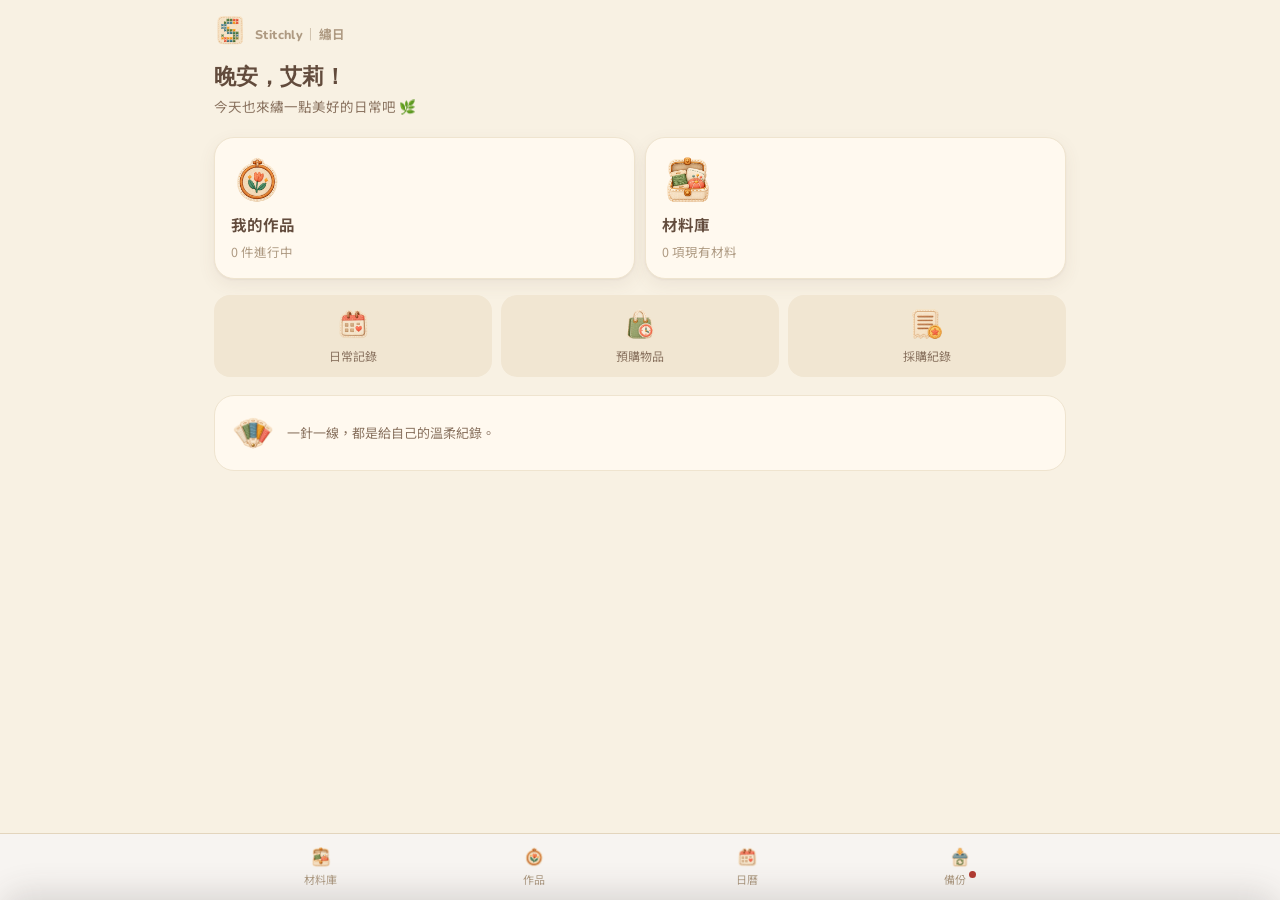
<file: index.html>
<!doctype html>
<html lang="zh-Hant">
<head>
<meta charset="utf-8">
<meta name="viewport" content="width=device-width, initial-scale=1, viewport-fit=cover, interactive-widget=resizes-content">
<meta name="apple-mobile-web-app-capable" content="yes">
<meta name="apple-mobile-web-app-title" content="繡日">
<meta name="theme-color" content="#F8F1E3">
<title>Stitchly｜繡日 · 首頁</title>
<link rel="preconnect" href="https://fonts.googleapis.com">
<link rel="stylesheet" href="https://fonts.googleapis.com/css2?family=Nunito:wght@800&family=Noto+Sans+TC:wght@400;500;600;700&display=swap">
<link rel="stylesheet" href="styles.css?v15">
<link rel="manifest" href="manifest.webmanifest">
</head>
<body>
<header><div class="wrap">
  <div class="brand"><a href="index.html"><img class="brandmark" src="assets/stitchly-logo.webp" alt="繡日"><h1><span class="b-en">Stitchly</span><span class="b-sep">｜</span><span class="b-zh">繡日</span></h1></a></div>
</div></header>
<main class="wrap" id="app"></main>
<script src="shared.js?v15"></script>
<script src="home.js?v15"></script>
</body>
</html>
</file>
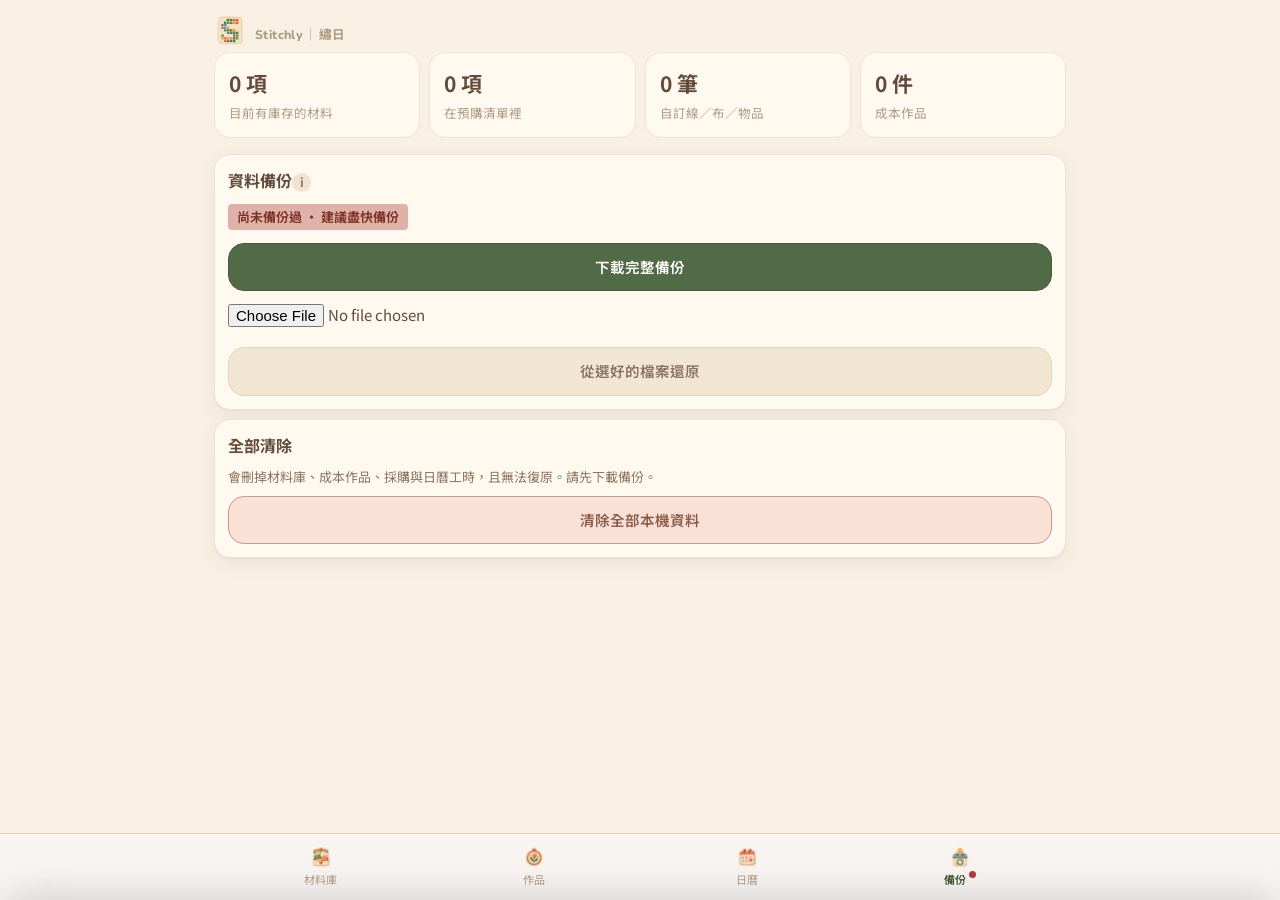
<file: backup.html>
<!doctype html>
<html lang="zh-Hant">
<head>
<meta charset="utf-8">
<meta name="viewport" content="width=device-width, initial-scale=1, viewport-fit=cover, interactive-widget=resizes-content">
<meta name="apple-mobile-web-app-capable" content="yes">
<meta name="apple-mobile-web-app-title" content="繡日">
<meta name="theme-color" content="#F8F1E3">
<title>Stitchly｜繡日 · 備份</title>
<link rel="preconnect" href="https://fonts.googleapis.com">
<link rel="stylesheet" href="https://fonts.googleapis.com/css2?family=Nunito:wght@800&family=Noto+Sans+TC:wght@400;500;600;700&display=swap">
<link rel="stylesheet" href="styles.css?v15">
<link rel="manifest" href="manifest.webmanifest">
</head>
<body>
<header><div class="wrap">
  <div class="brand"><a href="index.html"><img class="brandmark" src="assets/stitchly-logo.webp" alt="繡日"><h1><span class="b-en">Stitchly</span><span class="b-sep">｜</span><span class="b-zh">繡日</span></h1></a></div>
</div></header>
<main class="wrap" id="app"></main>
<div class="toast" id="toast"></div>
<script src="shared.js?v15"></script>
<script src="dmc.js?v15"></script>
<script src="backup.js?v15"></script>
</body>
</html>
</file>
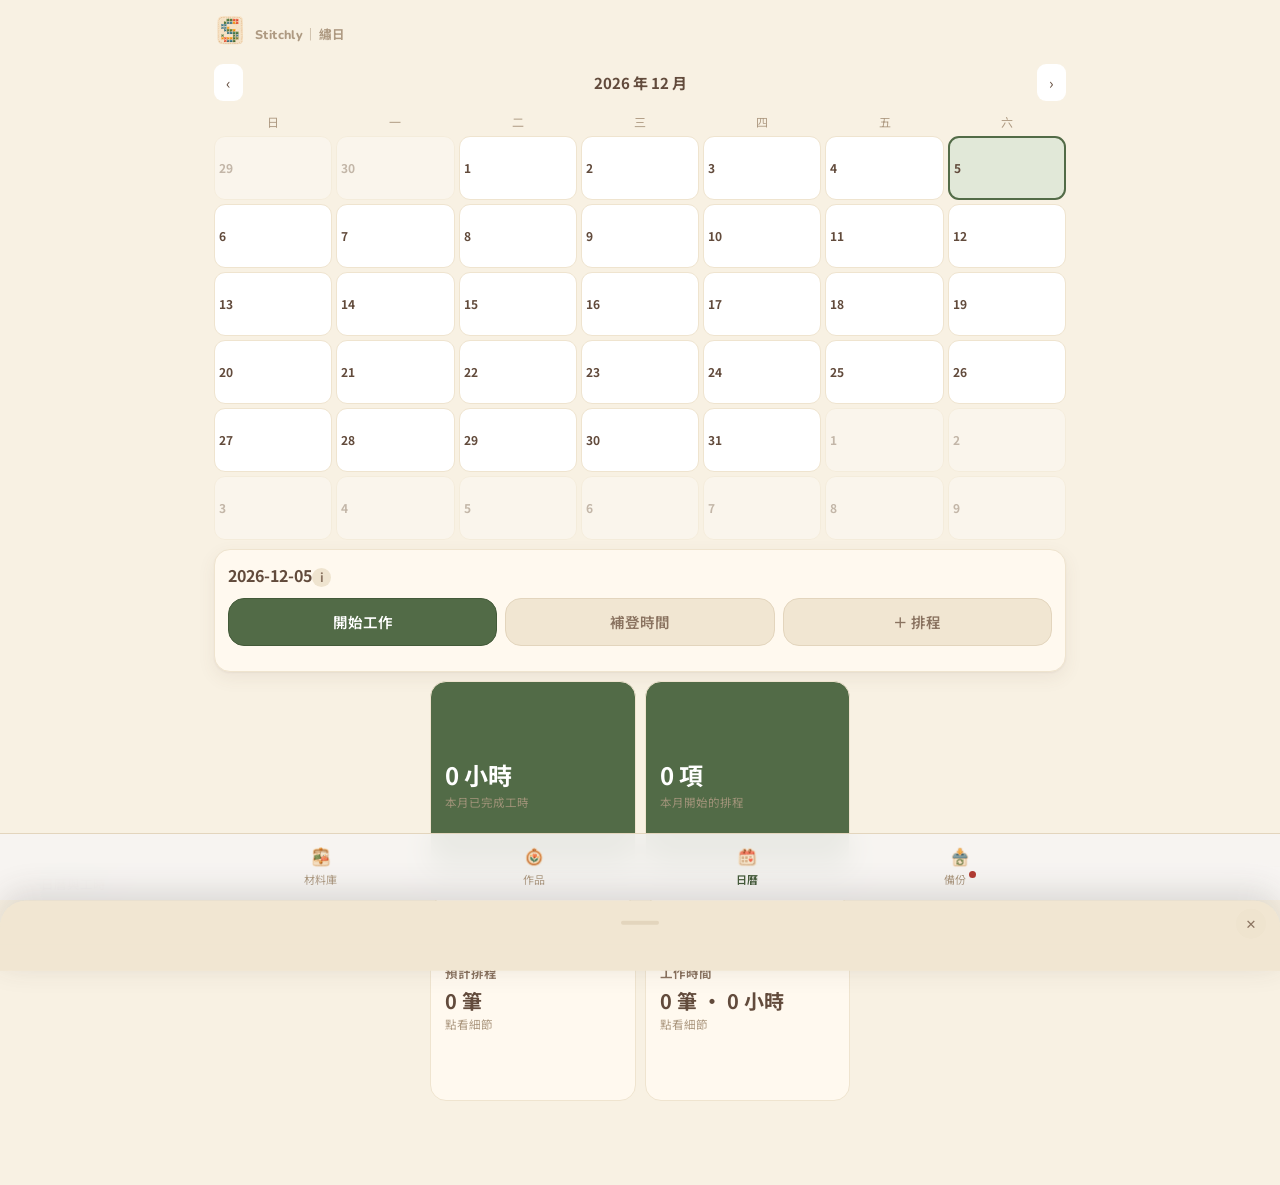
<file: calendar.html>
<!doctype html><html lang="zh-Hant"><head><meta charset="utf-8"><meta name="viewport" content="width=device-width, initial-scale=1, viewport-fit=cover, interactive-widget=resizes-content"><meta name="apple-mobile-web-app-capable" content="yes"><meta name="apple-mobile-web-app-title" content="繡日"><meta name="theme-color" content="#F8F1E3"><title>Stitchly｜繡日 · 日曆與工時</title>
<link rel="preconnect" href="https://fonts.googleapis.com">
<link rel="stylesheet" href="https://fonts.googleapis.com/css2?family=Nunito:wght@800&family=Noto+Sans+TC:wght@400;500;600;700&display=swap">
<link rel="stylesheet" href="styles.css?v15"><link rel="manifest" href="manifest.webmanifest"></head><body>
<header><div class="wrap"><div class="brand"><a href="index.html"><img class="brandmark" src="assets/stitchly-logo.webp" alt="繡日"><h1><span class="b-en">Stitchly</span><span class="b-sep">｜</span><span class="b-zh">繡日</span></h1></a></div></div></header>
<main class="wrap" id="app"></main><dialog id="editor" class="editor"><form id="entryForm"></form></dialog><div id="notice" class="toast"></div>
<div class="mscrim" id="mscrim"></div><div class="modal" id="modal"><div id="modalBody"></div></div>
<script src="shared.js?v15"></script><script src="calendar.js?v15"></script></body></html>
</file>
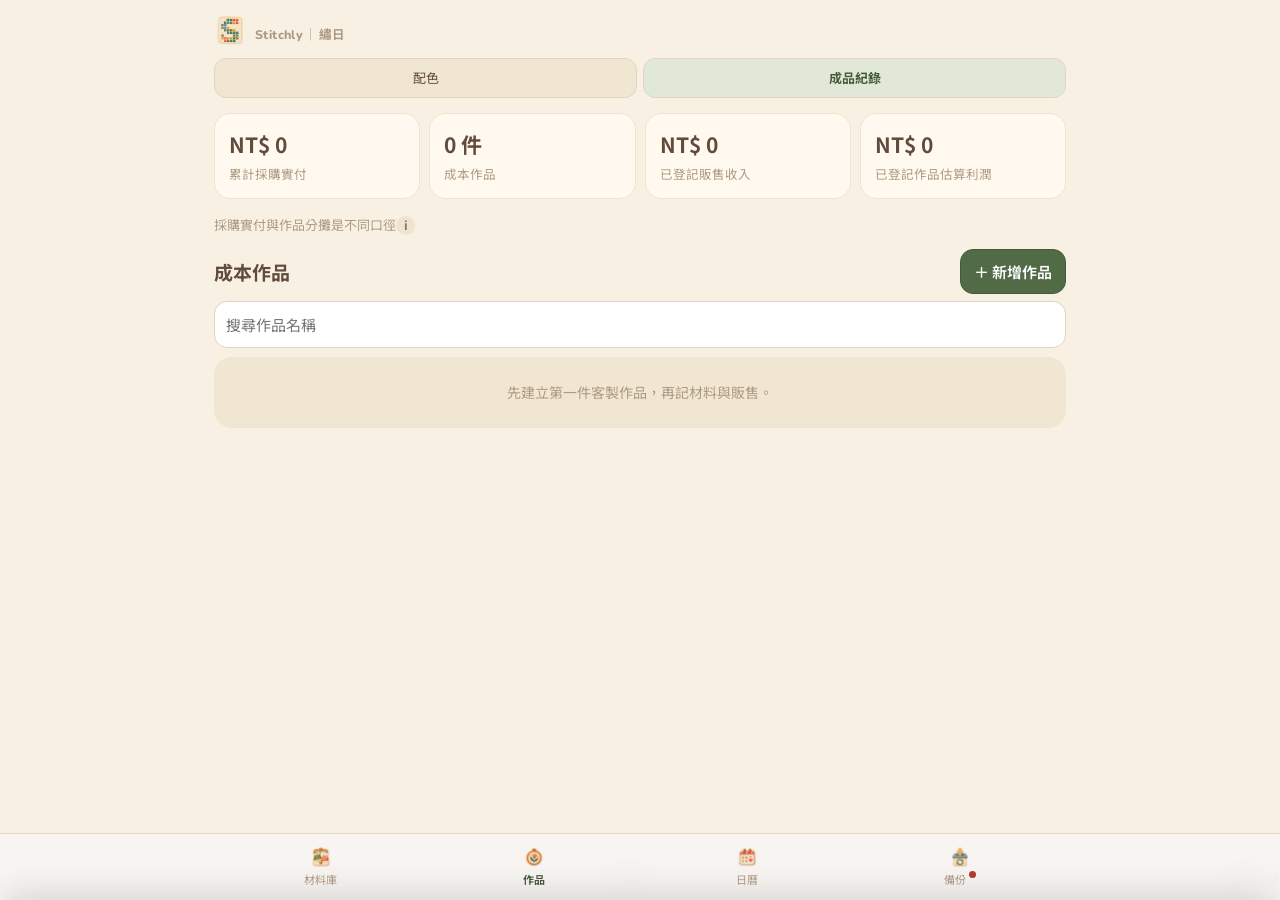
<file: cost.html>
<!doctype html><html lang="zh-Hant"><head><meta charset="utf-8"><meta name="viewport" content="width=device-width, initial-scale=1, viewport-fit=cover, interactive-widget=resizes-content"><meta name="apple-mobile-web-app-capable" content="yes"><meta name="apple-mobile-web-app-title" content="繡日"><meta name="theme-color" content="#F8F1E3"><title>Stitchly｜繡日 · 作品與採購</title>
<link rel="preconnect" href="https://fonts.googleapis.com">
<link rel="stylesheet" href="https://fonts.googleapis.com/css2?family=Nunito:wght@800&family=Noto+Sans+TC:wght@400;500;600;700&display=swap">
<link rel="stylesheet" href="styles.css?v15"><link rel="manifest" href="manifest.webmanifest"></head><body>
<header><div class="wrap"><div class="brand"><a href="index.html"><img class="brandmark" src="assets/stitchly-logo.webp" alt="繡日"><h1><span class="b-en">Stitchly</span><span class="b-sep">｜</span><span class="b-zh">繡日</span></h1></a></div></div></header>
<main class="wrap" id="app"></main><dialog id="editor" class="editor"><form id="entryForm" method="dialog"></form></dialog><div id="notice" class="toast"></div>
<script src="shared.js?v15"></script><script src="dmc.js?v15"></script><script src="cost.js?v15"></script></body></html>
</file>
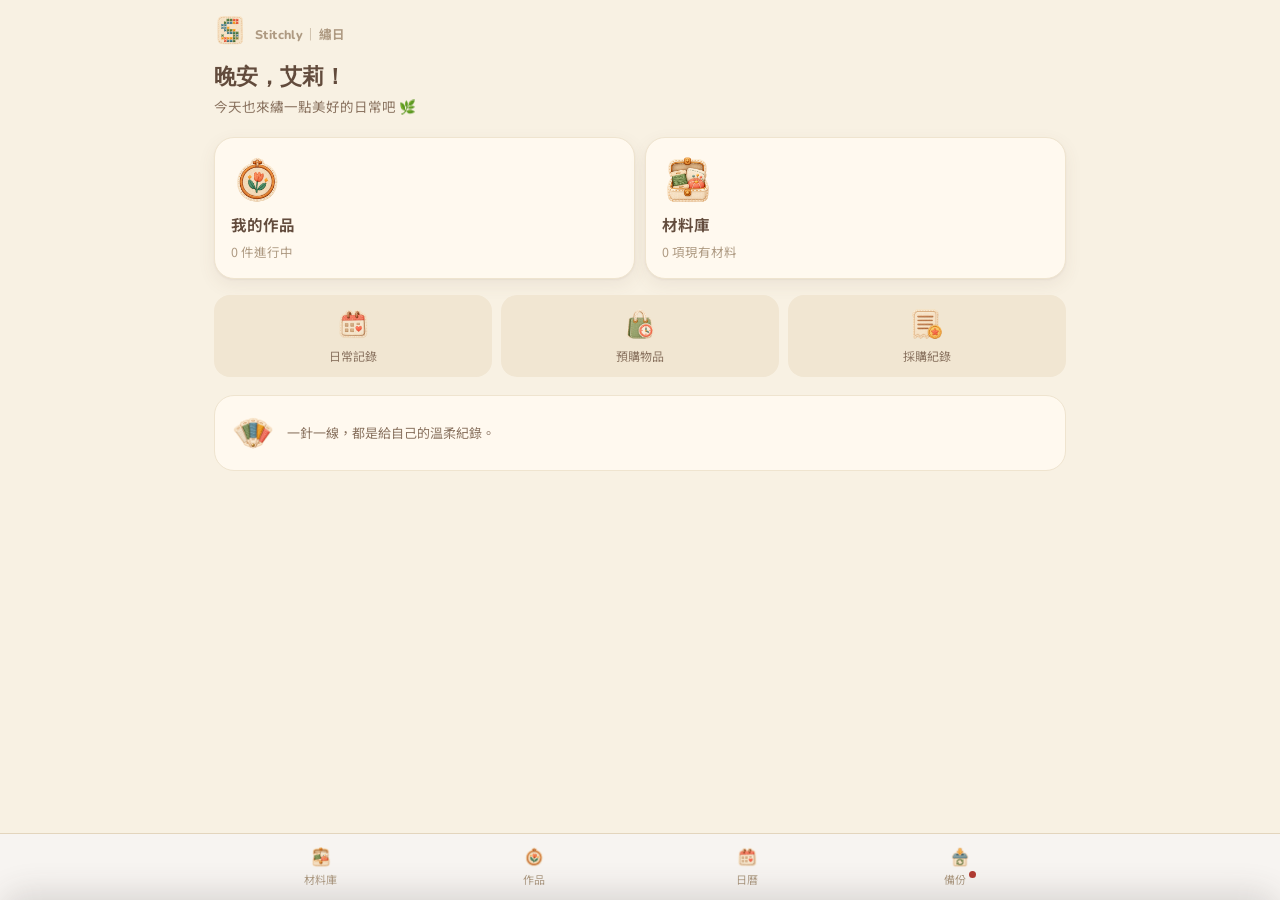
<file: home.html>
<!doctype html>
<html lang="zh-Hant">
<head>
<meta charset="utf-8">
<title>Stitchly｜繡日</title>
<meta http-equiv="refresh" content="0; url=index.html">
<link rel="canonical" href="index.html">
<script>location.replace('index.html');</script>
</head>
<body>
<p>正在前往 <a href="index.html">首頁</a>…</p>
</body>
</html>
</file>
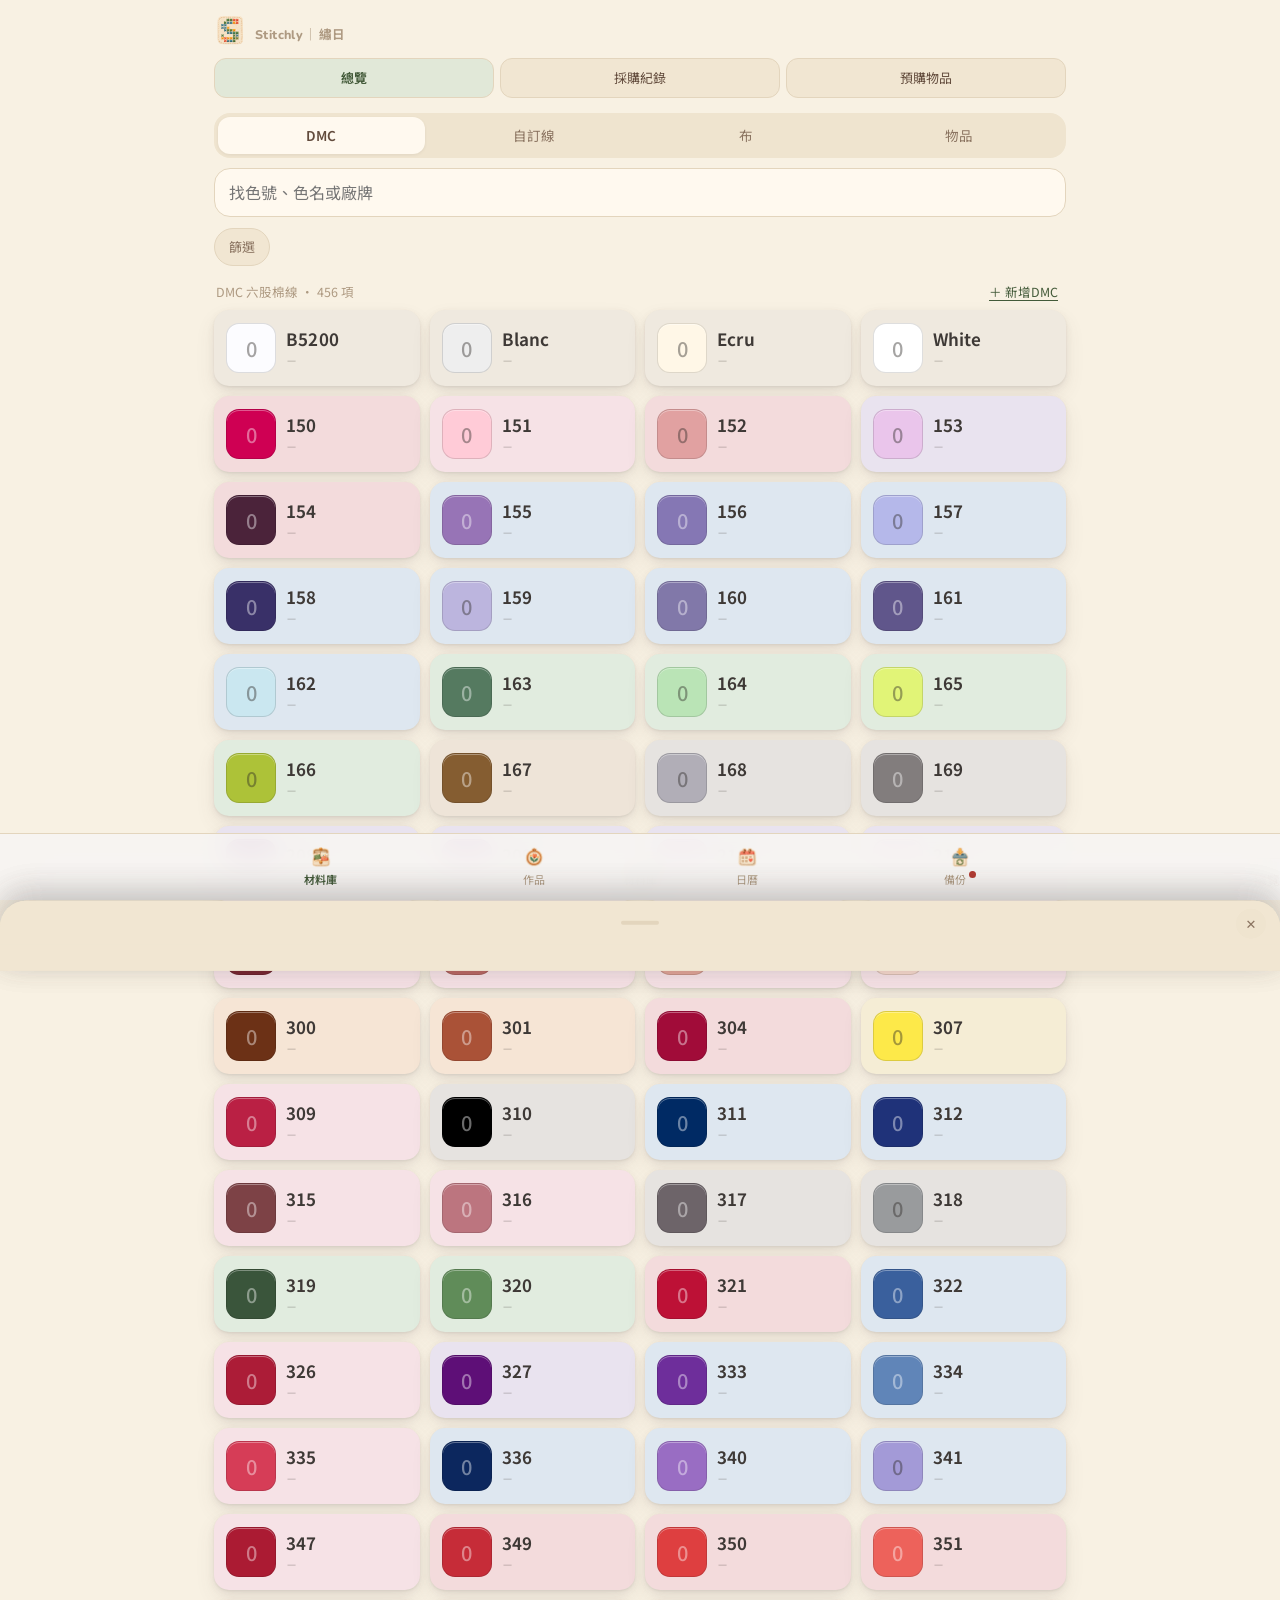
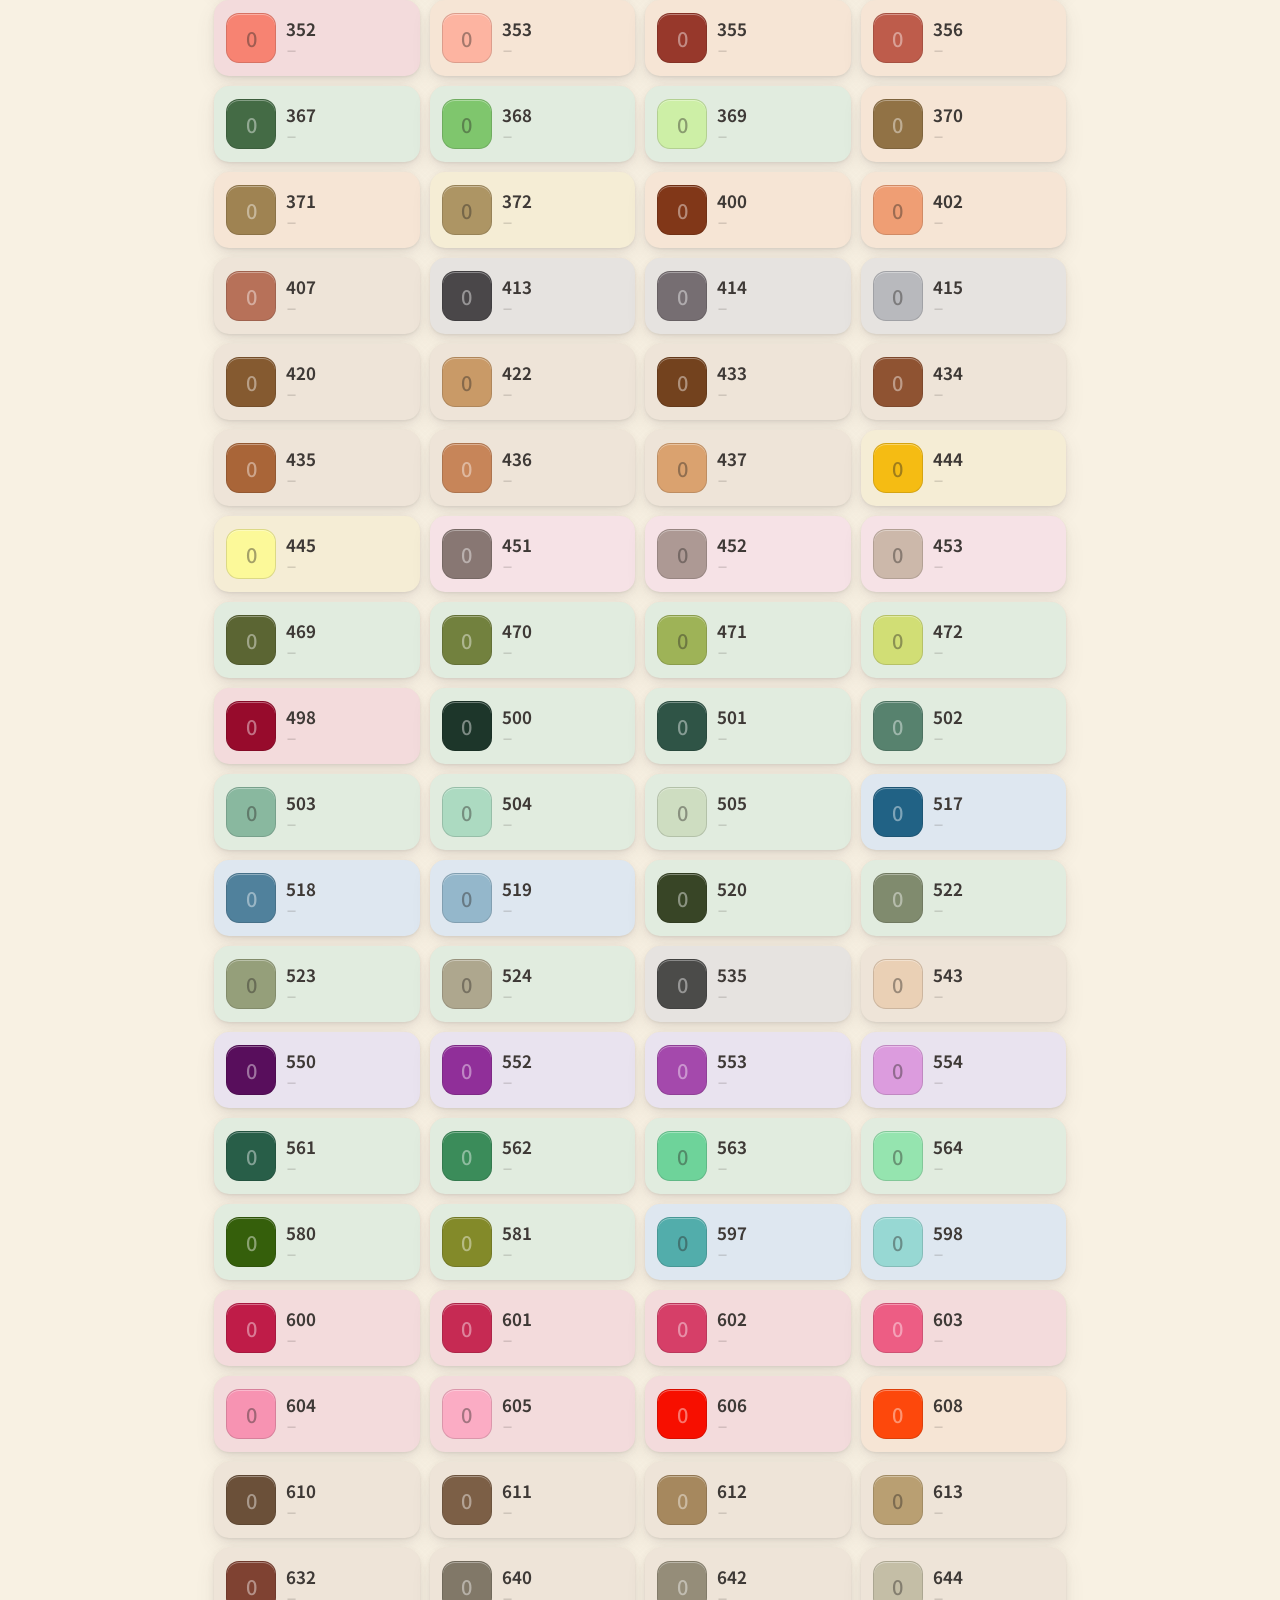
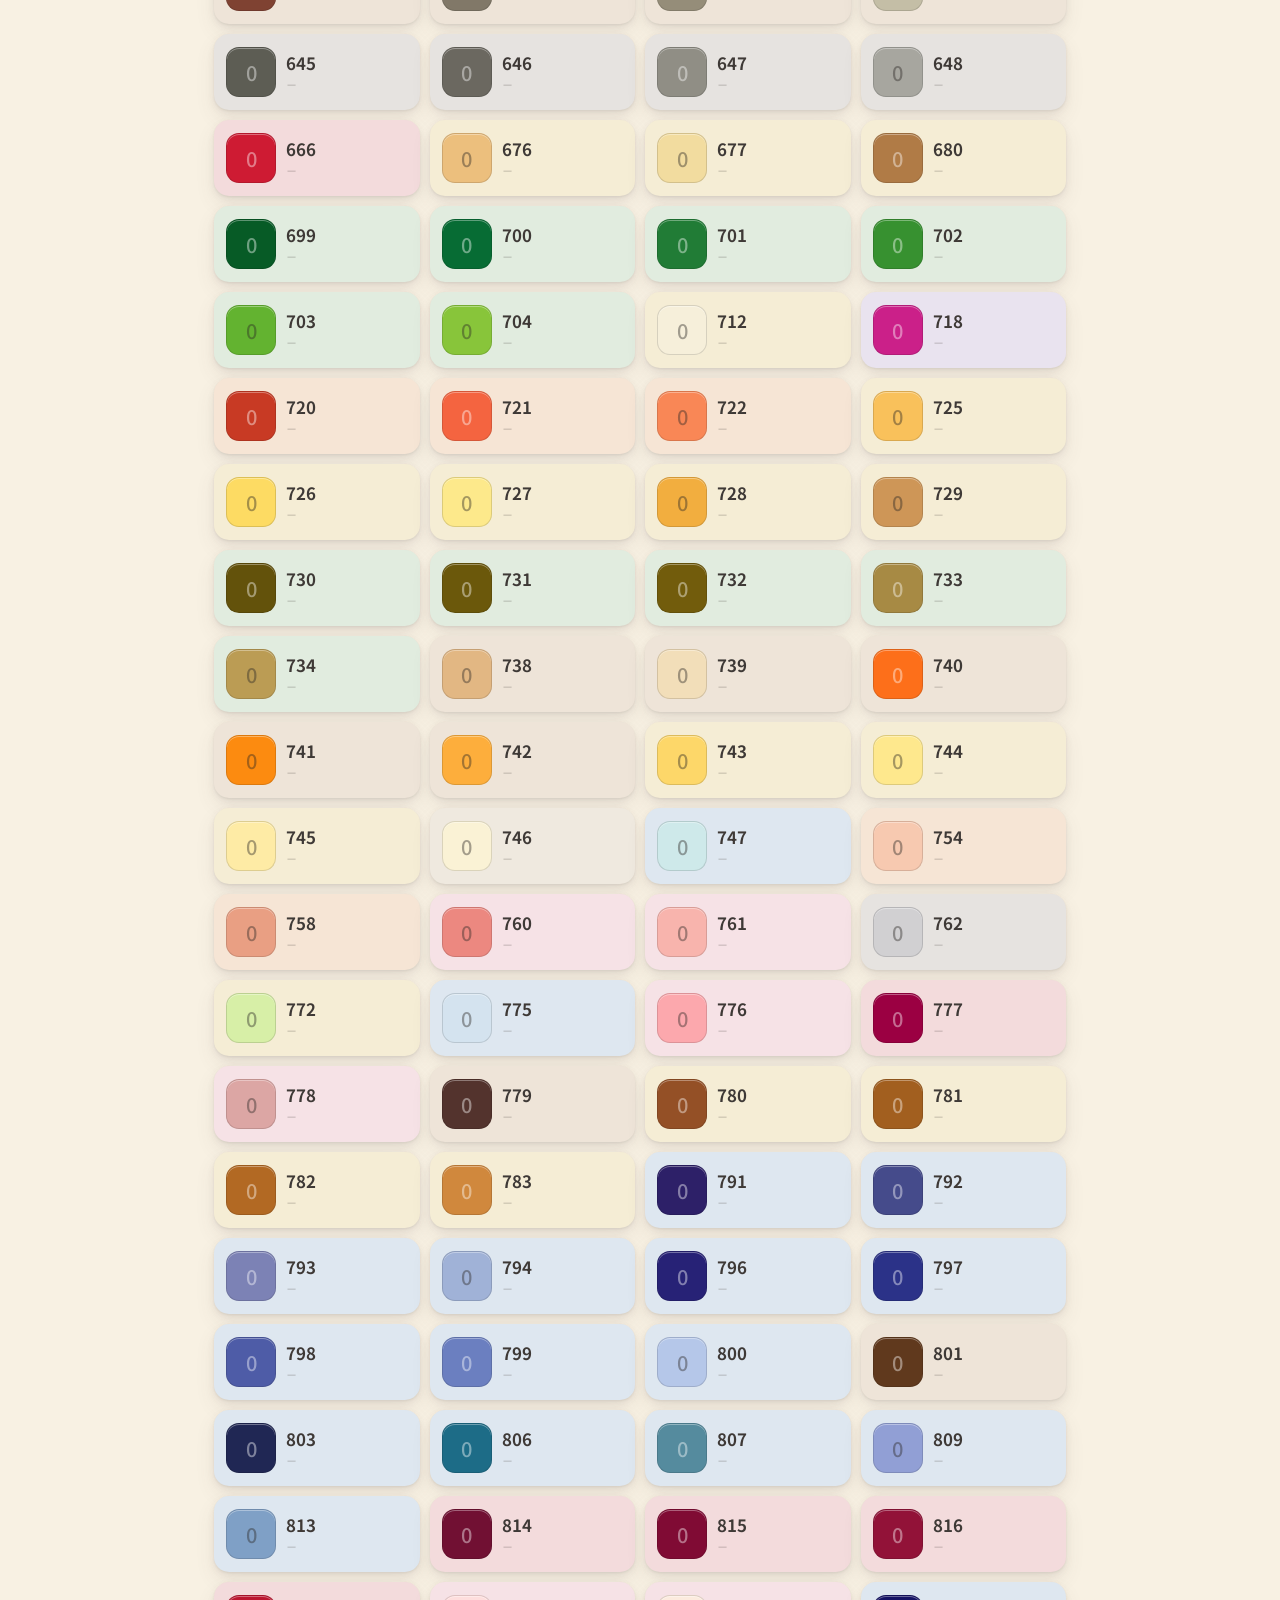
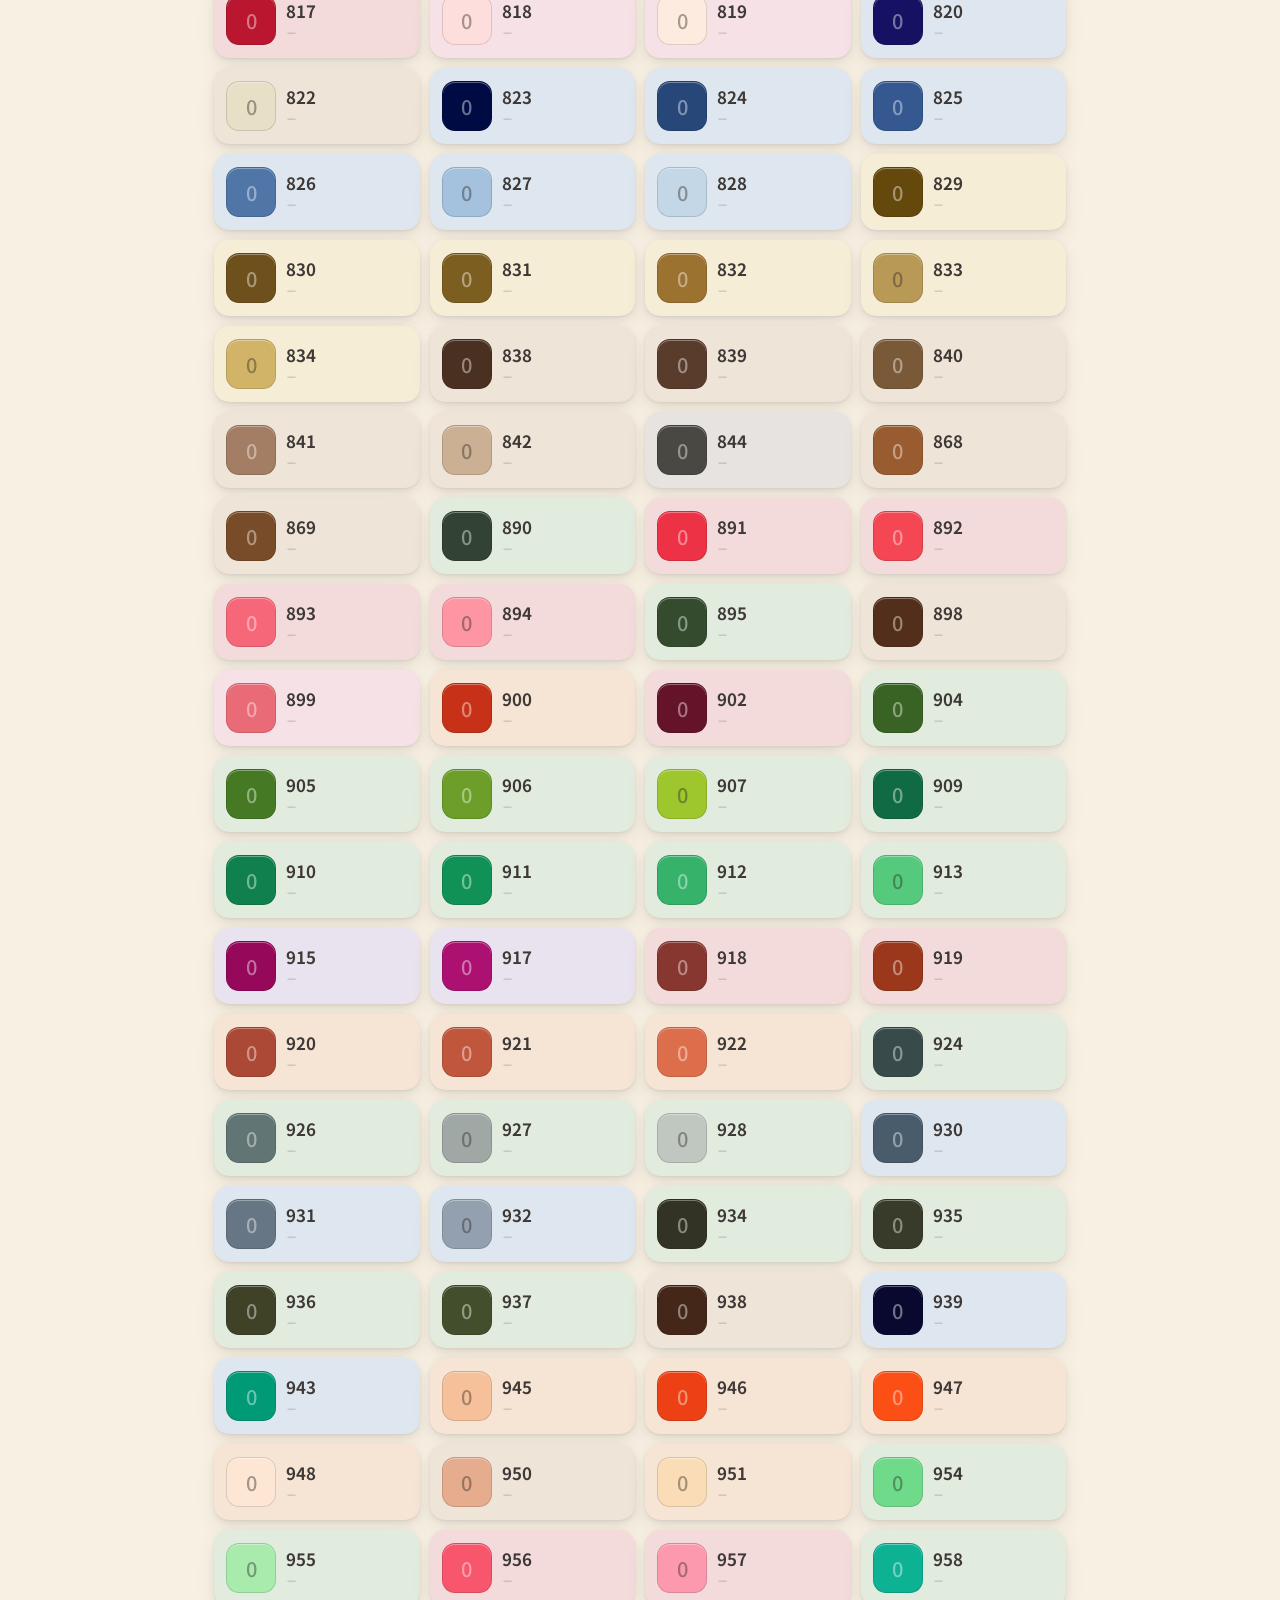
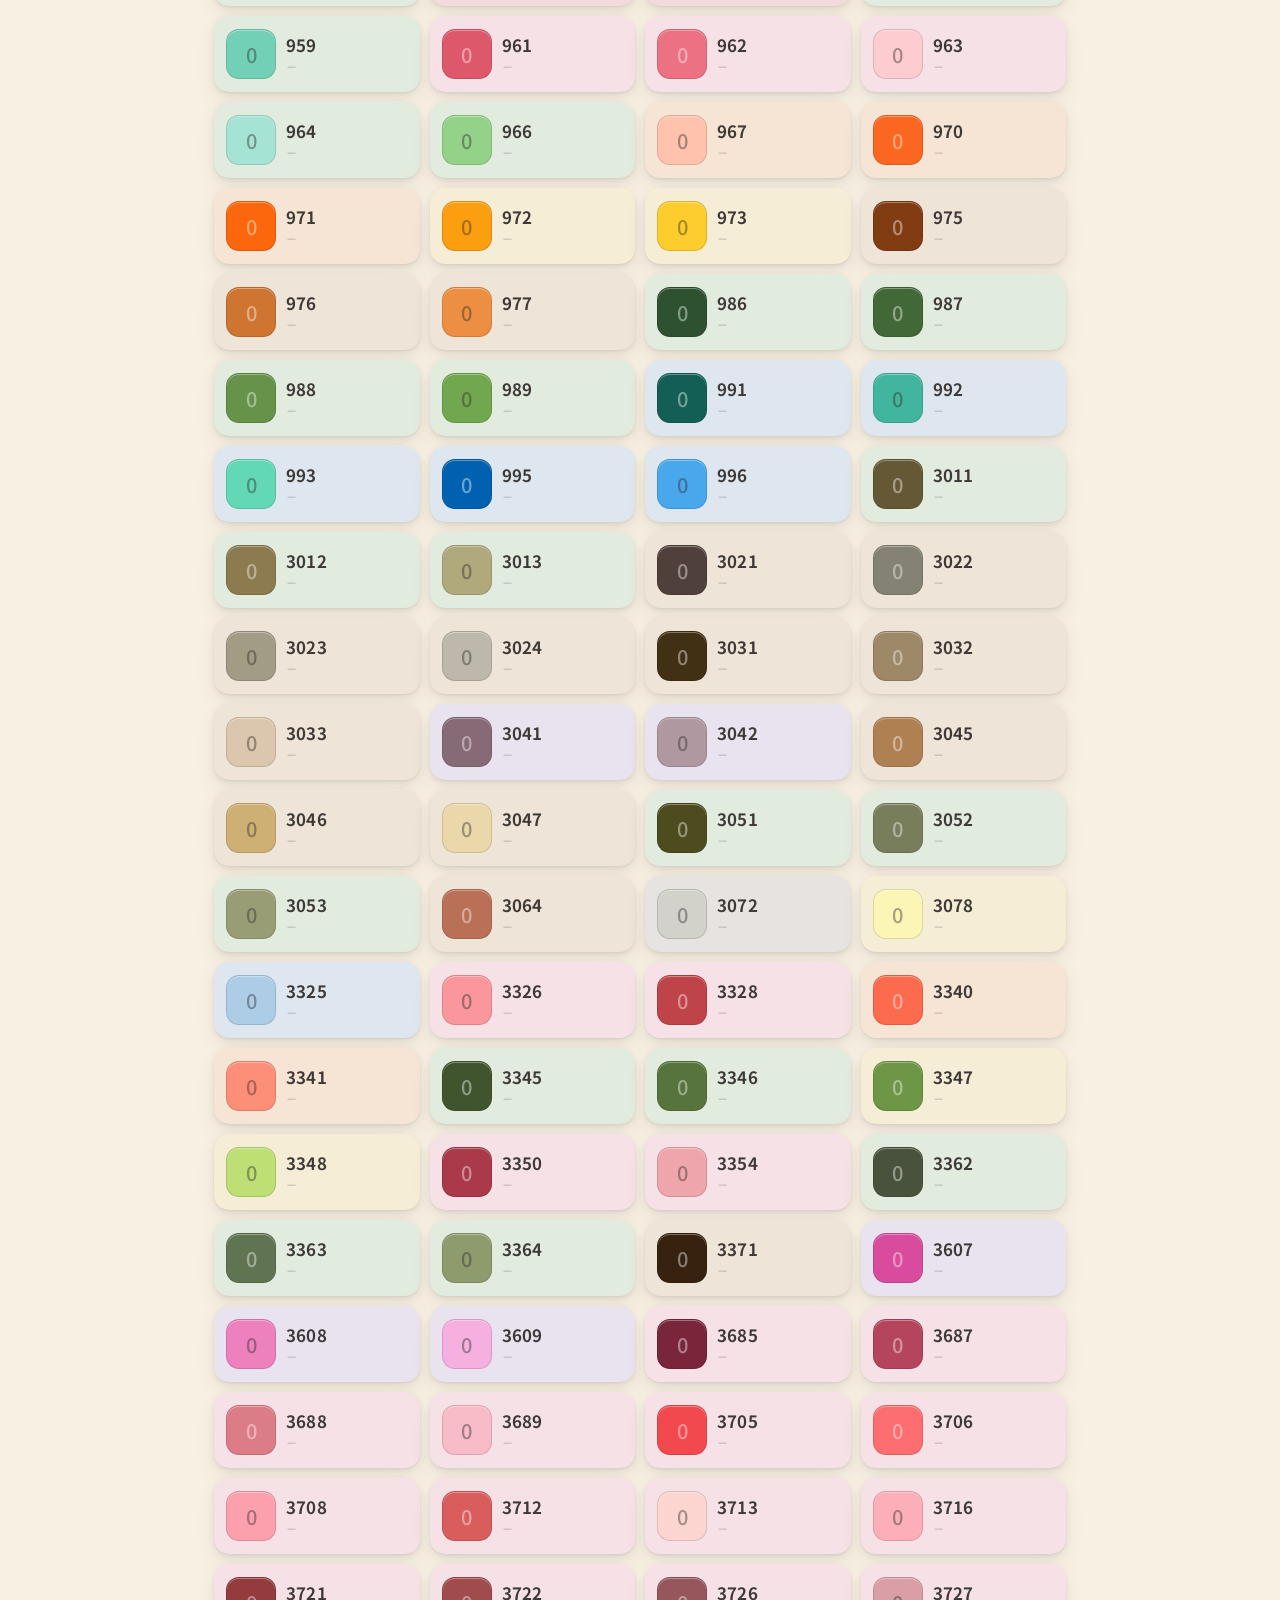
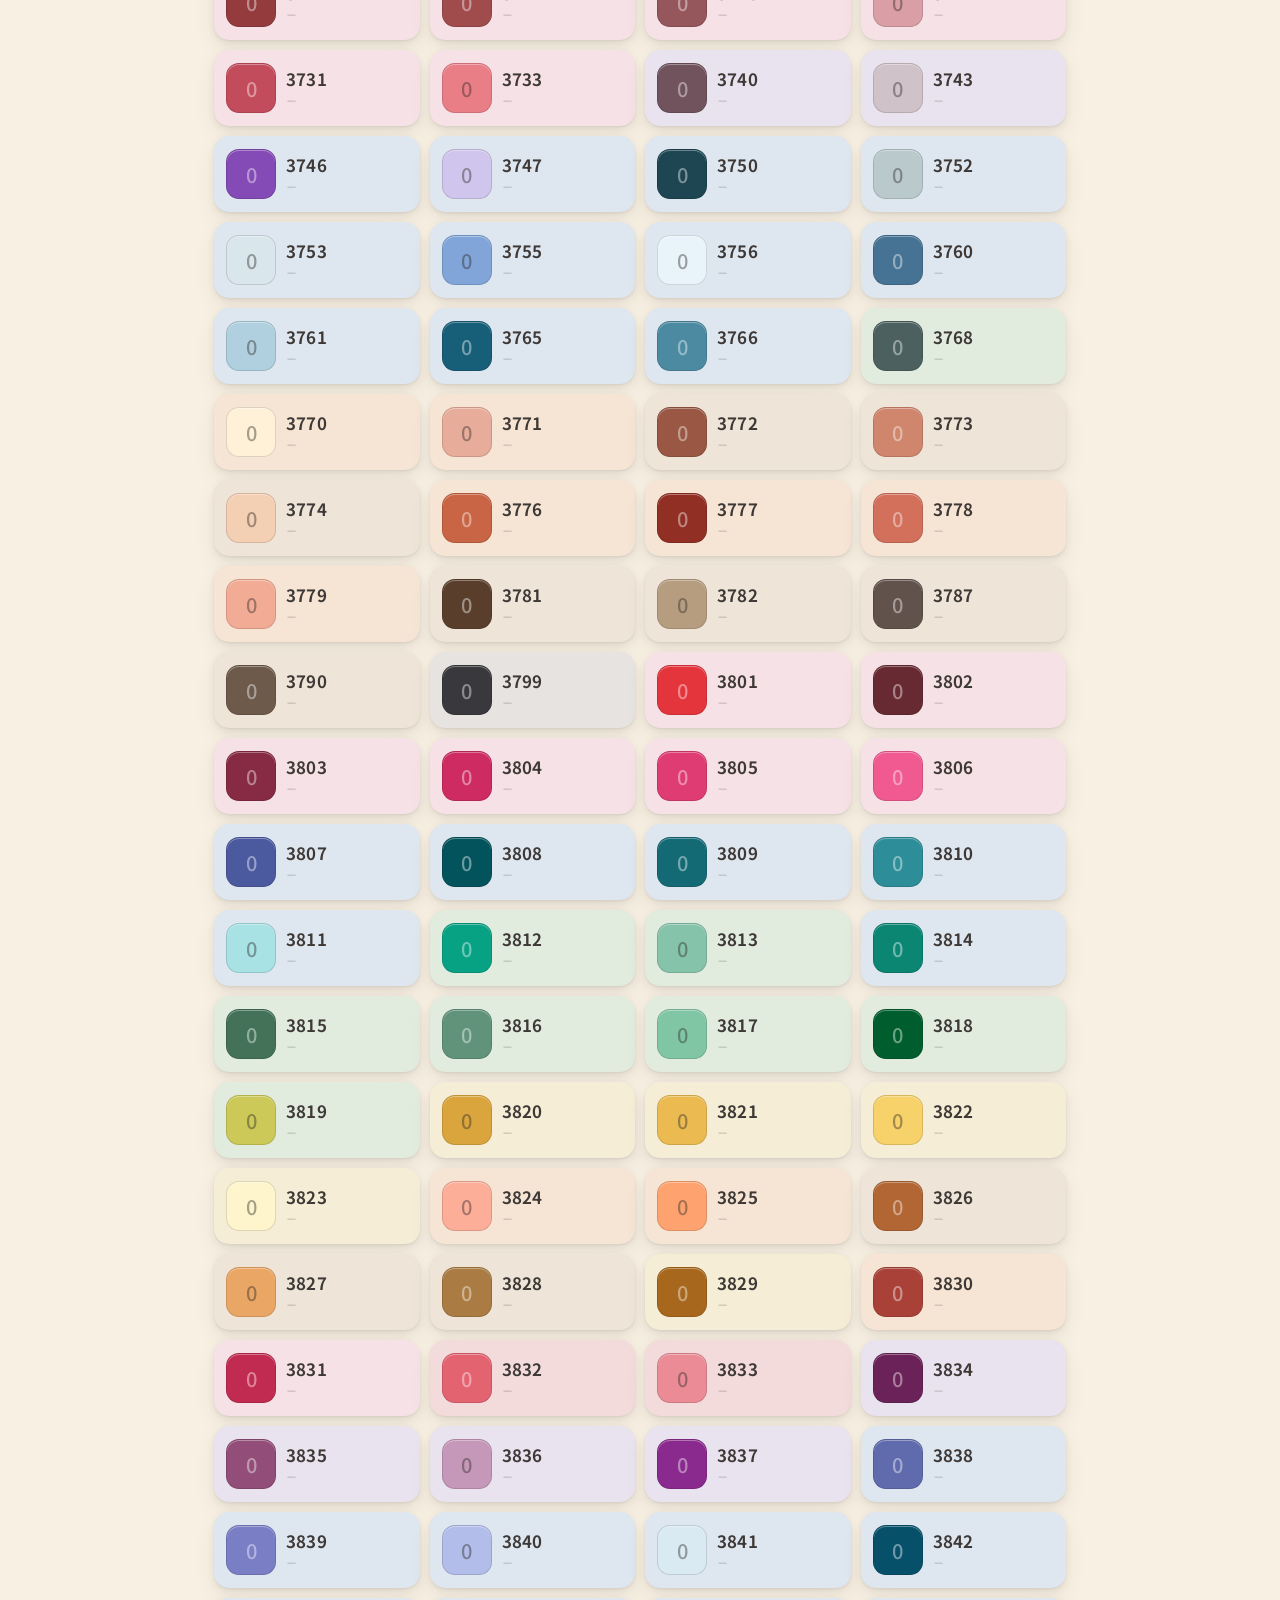
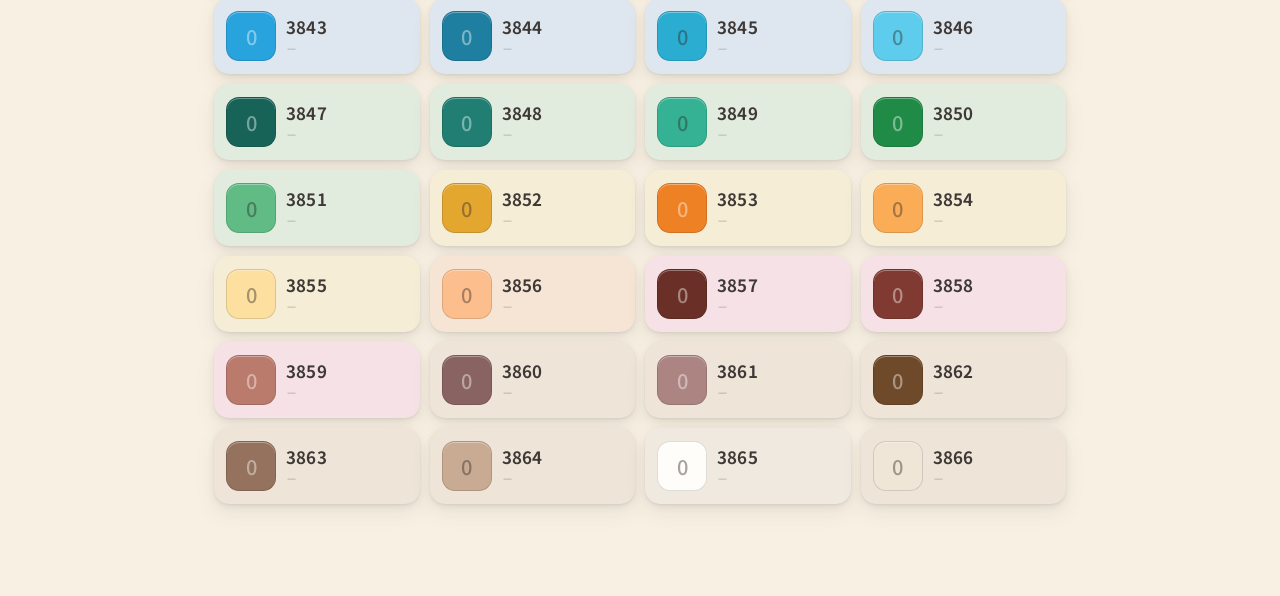
<file: shelf.html>
<!DOCTYPE html>
<html lang="zh-Hant">
<head>
<meta charset="utf-8">
<meta name="viewport" content="width=device-width, initial-scale=1, viewport-fit=cover, interactive-widget=resizes-content">
<meta name="apple-mobile-web-app-capable" content="yes">
<meta name="apple-mobile-web-app-status-bar-style" content="default">
<meta name="apple-mobile-web-app-title" content="繡日">
<meta name="theme-color" content="#F8F1E3">
<title>Stitchly｜繡日 · 材料庫</title>
<link rel="preconnect" href="https://fonts.googleapis.com">
<link rel="stylesheet" href="https://fonts.googleapis.com/css2?family=Nunito:wght@800&family=Noto+Sans+TC:wght@400;500;600;700&display=swap">
<link rel="stylesheet" href="styles.css?v15"><link rel="manifest" href="manifest.webmanifest">
</head>
<body>
<header><div class="wrap">
  <div class="brand"><a href="index.html"><img class="brandmark" src="assets/stitchly-logo.webp" alt="繡日"><h1><span class="b-en">Stitchly</span><span class="b-sep">｜</span><span class="b-zh">繡日</span></h1></a></div>
</div></header>

<main class="wrap" id="main"></main>

<div class="scrim" id="scrim"></div>
<div class="sheet" id="sheet">
  <div class="sheethead"><span class="grab"></span><button class="xbtn" id="closeSheet" aria-label="關閉">✕</button></div>
  <div class="inner" id="sheetBody"></div>
</div>
<div class="mscrim" id="mscrim"></div>
<div class="modal" id="modal"><div id="modalBody"></div></div>
<dialog id="editor" class="editor"><form id="entryForm" method="dialog"></form></dialog>
<div class="toast" id="toast"></div>
<script src="shared.js?v15"></script>
<script src="dmc.js?v15"></script>
<script src="thread.js?v15"></script>
</body>
</html>
</file>
<file: styles.css>
:root{
  --bg:#F8F1E3; --surface:#F1E6D2; --card:#FFF9EF;
  --ink:#624B3C; --ink-soft:#8A7360; --muted:#AE9A82;
  --line:#E3D5BD; --line-soft:#EFE4CF;
  --sage:#526B47; --sage-deep:#435A39; --sage-pale:#E1E8D8;
  --clay:#E58B6C; --clay-pale:#FAE1D5;
  --dusk:#729FA8;
  --r-lg:20px; --r-md:16px; --r-sm:11px;
  --shadow:0 1px 2px rgba(98,75,60,.06), 0 6px 18px rgba(98,75,60,.08);
  --st-brand-font:'Nunito','Arial Rounded MT Bold',sans-serif;
  --st-body-font:'Noto Sans TC','PingFang TC','Microsoft JhengHei',sans-serif;
  --pill-bg:#E8D9A8; --pill-text:#71581F;
  --pill-warn-bg:#DFB2A9; --pill-warn-text:#7E3327;
}
*{box-sizing:border-box;-webkit-tap-highlight-color:transparent}
html{background-color:#F8F1E3}
html,body{margin:0;padding:0}
body::before{
  content:"";position:fixed;top:-10vh;left:0;right:0;bottom:-10vh;
  background-color:#F8F1E3;z-index:-1;pointer-events:none;
}
body{
  background:var(--bg); color:var(--ink);
  font-family:var(--st-body-font),-apple-system,BlinkMacSystemFont,"PingFang TC","Microsoft JhengHei",system-ui,sans-serif;
  font-size:15px; line-height:1.55;
  padding-bottom:calc(84px + env(safe-area-inset-bottom));
  -webkit-font-smoothing:antialiased;
}
button{font:inherit;color:inherit;border:none;background:none;cursor:pointer}
input,select,textarea{font:inherit;color:inherit}

.wrap{max-width:880px;margin:0 auto;padding:0 14px}

/* ---------- 頂部 ---------- */
header{padding:calc(14px + env(safe-area-inset-top)) 0 6px}
header .wrap{display:flex;flex-direction:column;gap:3px}
.brand{display:flex;align-items:center;gap:9px}
.brand a{display:contents;color:inherit;text-decoration:none}
.brand .brandmark{width:32px;height:32px;object-fit:contain;flex:0 0 auto}
.brand h1{margin:0;font-size:20px;font-weight:650;letter-spacing:.02em}
.brand h1 .b-en{font-family:var(--st-brand-font);font-weight:800}
.brand h1 .b-sep{color:var(--muted);font-weight:400;margin:0 1px}
.brand h1 .b-zh{font-family:var(--st-body-font);font-weight:700}
.brand span{font-size:12.5px;color:var(--muted)}
.crumbnav{margin-left:41px;font-size:12.5px;color:var(--muted);display:flex;align-items:center;flex-wrap:wrap}
.crumbnav a{color:var(--sage-deep);text-decoration:none;font-weight:600}
.crumbnav .sep{margin:0 5px;color:var(--muted)}
.crumbnav .cur{color:var(--ink-soft)}

.kinds{display:flex;gap:6px;margin:13px 0 10px;background:var(--line-soft);padding:4px;border-radius:var(--r-md)}
.kinds button{flex:1;padding:8px 4px;border-radius:12px;font-size:13.5px;color:var(--ink-soft);transition:background .15s,color .15s}
.kinds button[aria-selected="true"]{background:var(--card);color:var(--ink);font-weight:600;box-shadow:0 1px 3px rgba(62,57,54,.08)}

.searchrow{display:flex;gap:8px;align-items:center}
.search{flex:1;position:relative}
.search input{
  width:100%;padding:11px 36px 11px 14px;border-radius:var(--r-md);
  border:1px solid var(--line);background:var(--card);font-size:16px;outline:none;
}
.search input:focus{border-color:var(--sage)}
.search .clr{position:absolute;right:6px;top:50%;transform:translateY(-50%);width:26px;height:26px;border-radius:50%;color:var(--muted);font-size:15px}

.count{padding:12px 2px 8px;font-size:12.5px;color:var(--muted);display:flex;justify-content:space-between;align-items:center}
.count button{font-size:12.5px;color:var(--sage-deep);text-decoration:underline;text-underline-offset:3px}

/* ---------- 色卡（整張淡底＋色票） ---------- */
.capgrid{display:grid;grid-template-columns:repeat(2,1fr);gap:9px;padding-bottom:8px}
.cap{
  display:flex;align-items:center;gap:10px;min-height:70px;
  padding:10px 11px;border-radius:15px;text-align:left;
  box-shadow:0 1px 2px rgba(88,82,77,.09), 0 3px 7px rgba(88,82,77,.08), 0 9px 20px rgba(88,82,77,.09);
  transition:transform .12s, box-shadow .12s;
}
.cap:active{transform:scale(.96);box-shadow:0 1px 3px rgba(88,82,77,.12)}
.cap .chip{
  flex:0 0 auto;width:46px;height:46px;border-radius:13px;
  display:grid;place-items:center;font-size:19px;font-weight:650;
  border:1px solid rgba(0,0,0,.13);
  box-shadow:inset 0 1px 0 rgba(255,255,255,.35);
}
.cap .chip em{font-style:normal}
.cap .chip.zero em{opacity:.42;font-weight:500}
.cap .body{flex:1;min-width:0;display:flex;flex-direction:column;gap:4px}
.cap .body b{
  font-size:16px;font-weight:650;letter-spacing:.01em;line-height:1.15;color:#3E3936;
  overflow:hidden;text-overflow:ellipsis;white-space:nowrap;
}
.cap .tags{display:flex;flex-wrap:wrap;gap:3px}
.cap .tags i{
  font-style:normal;font-size:10px;font-weight:650;line-height:1;
  padding:3px 6px;border-radius:4px;background:var(--pill-bg);color:var(--pill-text);
}
.cap .tags i.low{background:var(--pill-warn-bg);color:var(--pill-warn-text)}
.cap .tags i.none{background:none;color:rgba(62,57,54,.3);padding-left:1px}
@media (min-width:540px){
  .capgrid{grid-template-columns:repeat(3,1fr);gap:10px}
  .cap{min-height:76px;padding:11px 12px}
  .cap .chip{width:50px;height:50px;font-size:20px}
  .pickgrid{grid-template-columns:repeat(8,1fr)}
}
@media (min-width:800px){
  .capgrid{grid-template-columns:repeat(4,1fr)}
  .cap .body b{font-size:17px}
}


/* ---------- 作品配色 ---------- */
.projcard{display:flex;align-items:center;gap:11px;padding:11px 0;border-bottom:1px solid var(--line-soft);width:100%;text-align:left}
.projcard:last-of-type{border-bottom:none}
.projcard .mini{display:flex;flex:0 0 auto;border-radius:8px;overflow:hidden;box-shadow:0 1px 3px rgba(88,82,77,.16)}
.projcard .mini span{width:13px;height:36px}
.projcard .mini.none{width:52px;height:36px;background:var(--line-soft)}
.projcard .txt{flex:1;min-width:0}
.projcard .txt b{display:block;font-size:15px;font-weight:620;overflow:hidden;text-overflow:ellipsis;white-space:nowrap}
.projcard .txt small{color:var(--muted);font-size:12px}
.projcard .go{color:var(--muted);font-size:17px;flex:0 0 auto}

.pbar{display:flex;align-items:center;justify-content:space-between;height:50px;border-radius:11px;padding:0 13px;margin-bottom:6px;width:100%;text-align:left;box-shadow:0 1px 3px rgba(88,82,77,.12)}
.pbar b{font-size:14px;font-weight:650;letter-spacing:.01em}
.pgrid{display:grid;grid-template-columns:repeat(auto-fill,minmax(74px,1fr));gap:8px}
.pcell{aspect-ratio:1;border-radius:13px;display:flex;flex-direction:column;align-items:center;justify-content:flex-end;padding-bottom:7px;gap:3px;box-shadow:0 1px 3px rgba(88,82,77,.12)}
.pcell b,.pbar b{line-height:1.1}
.pcell b{font-size:12.5px;font-weight:650}
.miss{font-size:10px;font-weight:700;padding:2px 5px;border-radius:5px;background:rgba(255,255,255,.75);color:#8A5320}
.pbar .miss{background:rgba(255,255,255,.72)}

.pickgrid{display:grid;grid-template-columns:repeat(5,1fr);gap:7px}
.pick{
  aspect-ratio:1;border-radius:11px;display:grid;place-items:center;
  font-size:10.5px;font-weight:650;border:1px solid rgba(0,0,0,.12);position:relative;
}
.pick.on{box-shadow:inset 0 0 0 3px rgba(255,255,255,.88), 0 0 0 2.5px var(--sage-deep)}
.crumb{display:flex;align-items:center;gap:8px;margin-bottom:10px}
.crumb button{padding:7px 13px;border-radius:999px;background:var(--surface);border:1px solid var(--line);font-size:13px;color:var(--ink-soft)}
.crumb h2{margin:0;font-size:17px;font-weight:650;flex:1;min-width:0;overflow:hidden;text-overflow:ellipsis;white-space:nowrap}
.crumb.stick{
  position:sticky;top:0;z-index:6;background:var(--bg);
  margin:0 -14px 10px;padding:9px 14px;border-bottom:1px solid var(--line-soft);
}
.crumb .done{
  background:var(--sage);border-color:var(--sage);color:#fff;font-weight:650;
  padding:9px 18px;font-size:14px;box-shadow:0 2px 8px rgba(101,114,95,.28);
}

/* 作品的功能列 */
.ptools{display:flex;gap:7px;margin-bottom:10px;flex-wrap:wrap}
.ptools button{
  padding:9px 15px;border-radius:999px;background:var(--surface);
  border:1px solid var(--line);font-size:13.5px;color:var(--ink-soft);
}
.ptools button.main{background:var(--sage);border-color:var(--sage-deep);color:#fff;font-weight:620}
.ptools button.danger{margin-left:auto;color:var(--pill-warn-text);background:var(--pill-warn-bg);border-color:#B87367}
.ptools button.wish{background:#EFEAD9;border-color:#B5A468;color:#7A6A3C;font-weight:600}
.ptools button.wish[disabled]{opacity:.6}
.tipline{font-size:11.5px;color:var(--muted);margin:0 2px 10px}
.pbar,.pcell{touch-action:manipulation}
.dragging{
  position:relative;z-index:5;
  transform:scale(1.07);
  box-shadow:0 10px 26px rgba(88,82,77,.34), 0 0 0 2.5px rgba(255,255,255,.85) !important;
}
.dragmode .pbar:not(.dragging),.dragmode .pcell:not(.dragging){opacity:.62}

.empty{text-align:center;padding:46px 20px;color:var(--muted);font-size:14px}
.empty b{display:block;color:var(--ink-soft);font-weight:600;margin-bottom:5px;font-size:15px}

/* ---------- 清單樣式（待買／設定） ---------- */
.panel{background:var(--card);border-radius:var(--r-lg);padding:16px;box-shadow:var(--shadow);margin-bottom:12px}
.panel h2{margin:0 0 4px;font-size:16px;font-weight:620}
.panel p{margin:0 0 12px;font-size:13px;color:var(--ink-soft);line-height:1.6}
.row{display:flex;align-items:center;gap:11px;padding:10px 0;border-bottom:1px solid var(--line-soft)}
.row:last-child{border-bottom:none}
.row .patch{width:38px;height:38px;border-radius:var(--r-sm);flex:0 0 auto;border:1px solid rgba(0,0,0,.07)}
.row .txt{flex:1;min-width:0}
.row .txt b{display:block;font-size:14.5px;font-weight:620}
.row .txt small{color:var(--muted);font-size:12px;display:block;overflow:hidden;text-overflow:ellipsis;white-space:nowrap}
.row .act{flex:0 0 auto;padding:8px 13px;border-radius:999px;background:var(--sage);border:1px solid var(--sage-deep);color:#fff;font-size:12.5px;font-weight:650}
.qty{display:flex;align-items:center;gap:2px;flex:0 0 auto;background:var(--surface);border:1px solid var(--line);border-radius:999px;padding:2px}
.qty button{width:28px;height:28px;border-radius:50%;font-size:15px;color:var(--ink-soft);display:grid;place-items:center}
.qty button:active{background:var(--sage-pale)}
.qty span{min-width:26px;text-align:center;font-size:14px;font-weight:650}
.buylist{margin:0 0 14px;font-size:13.5px;line-height:1.9;color:var(--ink)}
.buylist b{font-weight:650}

.btn{display:block;width:100%;padding:12px;border:1px solid var(--sage-deep);border-radius:var(--r-md);background:var(--sage);color:#fff;font-size:14.5px;font-weight:600;text-align:center;margin-top:8px}
.btn.ghost{background:var(--surface);color:var(--ink-soft);border:1px solid var(--line)}
.btn.warn{background:var(--clay-pale);color:#8A5B4A;border:1px solid #C99C86}
textarea{width:100%;min-height:110px;padding:11px;border-radius:var(--r-md);border:1px solid var(--line);background:var(--surface);font-size:16px;font-family:ui-monospace,SFMono-Regular,Menlo,monospace;resize:vertical;outline:none}
.field{margin-bottom:10px}
.field label{display:block;font-size:12.5px;color:var(--ink-soft);margin-bottom:5px}
.field input{width:100%;padding:10px 12px;border-radius:var(--r-md);border:1px solid var(--line);background:var(--surface);font-size:16px;outline:none}
.field input[type=color]{height:46px;padding:4px}

/* ---------- 底部導覽 ---------- */
nav{
  position:fixed;left:0;right:0;bottom:0;z-index:40;
  background:rgba(247,245,242,.92);backdrop-filter:blur(14px);
  border-top:1px solid var(--line);
  padding:7px 0 calc(7px + env(safe-area-inset-bottom));
}
nav .wrap{display:flex}
nav button,nav a{flex:1;display:flex;flex-direction:column;align-items:center;gap:3px;padding:5px 0;color:var(--muted);font-size:11px;position:relative;text-decoration:none}
nav button[aria-current="page"],nav a[aria-current="page"]{color:var(--sage-deep);font-weight:620}
nav svg{width:21px;height:21px;stroke:currentColor;fill:none;stroke-width:1.7;stroke-linecap:round;stroke-linejoin:round}
nav img.navicon{width:22px;height:22px;object-fit:contain}
.navsheetlist{display:grid;grid-template-columns:repeat(3,1fr);gap:10px;padding:4px 2px 2px}
.navsheetlist a{display:flex;flex-direction:column;align-items:center;gap:7px;text-decoration:none;color:var(--ink);background:var(--card);border:1px solid var(--line-soft);border-radius:16px;padding:14px 6px;font-size:12.5px;text-align:center}
.navsheetlist img{width:42px;height:42px;object-fit:contain}
@media (min-width:420px){.navsheetlist{grid-template-columns:repeat(4,1fr)}}

/* ---------- 詳細面板 ---------- */
.scrim{position:fixed;inset:0;background:rgba(48,44,41,.34);z-index:50;opacity:0;pointer-events:none;transition:opacity .22s}
.scrim.on{opacity:1;pointer-events:auto}
.sheet{
  position:fixed;left:0;right:0;bottom:0;z-index:51;
  background:var(--surface);border-radius:26px 26px 0 0;
  transform:translateY(101%);transition:transform .28s cubic-bezier(.32,.72,0,1);
  max-height:88vh;overflow-y:auto;box-shadow:0 -8px 32px rgba(62,57,54,.16);
}
.sheet.on{transform:translateY(0)}
.sheet .inner{max-width:680px;margin:0 auto;padding:0 18px calc(26px + env(safe-area-inset-bottom))}
.hero{display:flex;gap:14px;align-items:center;padding:4px 0 16px}
.hero .patch{width:78px;height:78px;border-radius:20px;flex:0 0 auto;border:1px solid rgba(0,0,0,.08);box-shadow:inset 0 0 0 4px rgba(255,255,255,.28)}
.hero .t b{display:block;font-size:26px;font-weight:650;letter-spacing:.01em;line-height:1.15}
.hero .t small{color:var(--ink-soft);font-size:13px;display:block;margin-top:3px}
.hero .t em{font-style:normal;font-size:11.5px;color:var(--muted);display:block;margin-top:5px;letter-spacing:.06em}

.block{background:var(--card);border-radius:var(--r-lg);padding:14px 15px;margin-bottom:11px}
.block .lab{font-size:12.5px;color:var(--ink-soft);margin-bottom:9px}
.stepper{display:flex;align-items:center;gap:14px}
.stepper button{width:42px;height:42px;border-radius:14px;background:var(--surface);border:1px solid var(--line);font-size:19px;color:var(--ink-soft);display:grid;place-items:center}
.stepper button:active{background:var(--sage-pale)}
.stepper .n{flex:1;text-align:center;font-size:26px;font-weight:650}
.stepper .n span{font-size:13px;font-weight:400;color:var(--muted);margin-left:3px}

.seg{display:flex;gap:6px}
.viewtog{display:inline-flex;gap:3px;background:var(--surface);border-radius:10px;padding:3px;border:1px solid var(--line)}
.viewtog button{padding:5px 11px;border-radius:7px;font-size:12px;color:var(--ink-soft)}
.viewtog button[aria-selected="true"]{background:var(--sage);border:1px solid var(--sage-deep);color:#fff;font-weight:600}
.matslot{margin:8px 0}
.seg button{flex:1;padding:10px 4px;border-radius:13px;background:var(--surface);border:1px solid var(--line);font-size:13px;color:var(--ink-soft)}
.seg button[aria-pressed="true"]{background:var(--sage);border-color:var(--sage-deep);color:#fff;font-weight:600}

.toggles{display:flex;gap:9px}
.toggles button{
  flex:1;padding:13px 6px;border-radius:var(--r-md);background:var(--surface);
  border:1px solid var(--line);font-size:13.5px;color:var(--ink-soft);
  display:flex;flex-direction:column;align-items:center;gap:4px;
}
.toggles button b{font-size:13.5px;font-weight:600;text-align:center}
.toggles button small{font-size:11px;color:var(--muted)}
.toggles button[aria-pressed="true"]{background:var(--dusk);border-color:var(--dusk);color:#fff}
.toggles button[aria-pressed="true"] small{color:rgba(255,255,255,.72)}
.toggles button.wish[aria-pressed="true"]{background:var(--clay);border-color:#B4573A}
.toggles button.scrap[aria-pressed="true"]{background:#8F9BA6;border-color:#5F6E79}
.note{width:100%;min-height:56px;padding:11px;border-radius:var(--r-md);border:1px solid var(--line);background:var(--surface);font-size:14px;resize:vertical;outline:none;font-family:inherit}


/* ---------- 浮動視窗頂部 ---------- */
.sheethead{
  position:sticky;top:0;z-index:2;display:flex;align-items:center;justify-content:center;
  height:44px;background:var(--surface);border-radius:26px 26px 0 0;
}
.sheethead .grab{width:38px;height:4px;border-radius:99px;background:var(--line);display:block;margin:0}
.xbtn{
  position:absolute;right:14px;top:8px;width:30px;height:30px;border-radius:50%;
  background:var(--line-soft);color:var(--ink-soft);font-size:13px;display:grid;place-items:center;
}
.xbtn:active{background:var(--line)}

/* ---------- 對話框 ---------- */
.mscrim{position:fixed;inset:0;background:rgba(48,44,41,.34);z-index:80;opacity:0;pointer-events:none;transition:opacity .18s}
.mscrim.on{opacity:1;pointer-events:auto}
.modal{
  position:fixed;left:50%;top:50%;transform:translate(-50%,-46%) scale(.97);
  width:calc(100% - 44px);max-width:340px;z-index:81;
  background:var(--surface);border-radius:22px;padding:18px;
  box-shadow:0 12px 44px rgba(62,57,54,.22);
  opacity:0;pointer-events:none;transition:opacity .18s,transform .18s;
}
.modal.on{opacity:1;pointer-events:auto;transform:translate(-50%,-50%) scale(1)}
.modal h3{margin:0 0 6px;font-size:16.5px;font-weight:650}
.modal p{margin:0 0 14px;font-size:13px;color:var(--ink-soft);line-height:1.6}
.modal .mrow{display:flex;gap:8px;margin-top:6px}
.modal .mrow button{flex:1;padding:11px;border-radius:14px;font-size:14.5px;font-weight:600}
.modal .mrow .no{background:var(--line-soft);color:var(--ink-soft)}
.modal .mrow .yes{background:var(--sage);color:#fff}
.modal .mrow .yes.danger{background:#B07868}

.toast{
  position:fixed;left:50%;bottom:calc(96px + env(safe-area-inset-bottom));transform:translate(-50%,14px);
  background:var(--ink);color:#fff;padding:10px 18px;border-radius:999px;font-size:13.5px;
  z-index:70;opacity:0;pointer-events:none;transition:opacity .2s,transform .2s;white-space:nowrap;
}
.toast.on{opacity:1;transform:translate(-50%,0)}
@media (prefers-reduced-motion:reduce){*{transition:none!important}}
/* 成本與日曆共用的頁面 */
.sectiontabs{display:flex;gap:6px;overflow:auto;margin:6px 0 15px}.sectiontabs button{flex:1;white-space:nowrap;background:var(--surface);border:1px solid var(--line);border-radius:12px;padding:9px 8px;font-size:13px}.sectiontabs button.active{background:var(--sage-pale);color:var(--sage-deep);font-weight:650}
.dashboard{display:grid;grid-template-columns:repeat(2,1fr);gap:9px;margin-bottom:16px}.stat{background:var(--card);border:1px solid var(--line-soft);border-radius:16px;padding:14px}.stat b{display:block;font-size:21px}.stat small{color:var(--muted)}
.costcard{background:var(--card);border:1px solid var(--line-soft);border-radius:16px;margin:9px 0;padding:13px;box-shadow:var(--shadow)}.costcard h3{margin:0 0 5px;font-size:16px}.costcard p{margin:5px 0;color:var(--ink-soft);font-size:13px}.costcard .actions{display:flex;gap:7px;flex-wrap:wrap;margin-top:10px}.costcard .actions button,.smallbtn{border:1px solid var(--sage-deep);border-radius:10px;background:var(--sage-pale);color:var(--sage-deep);padding:7px 11px;font-size:12.5px;font-weight:600}.smallbtn.subtle{background:var(--line-soft);color:var(--ink-soft);border-color:var(--muted)}
.pagehead{display:flex;justify-content:space-between;align-items:center;gap:9px}.pagehead h2{font-size:19px;margin:9px 0}.primary{background:var(--sage);color:white;border:1px solid var(--sage-deep);border-radius:13px;padding:10px 13px;font-weight:600;white-space:nowrap}.muted{font-size:13px;color:var(--muted)}.rowline{position:relative;border-top:1px solid var(--line-soft);padding:10px 54px 10px 0}.rowline:first-child{border:0}.inline{display:flex;gap:8px;align-items:center;flex-wrap:wrap}.cover{display:flex;gap:6px;margin:7px 0}.cover img{width:68px;height:68px;border-radius:12px;object-fit:cover;background:var(--line-soft)}
.editor{width:min(94vw,540px);max-height:86vh;overflow:auto;border:0;border-radius:22px;padding:0;background:var(--surface);color:var(--ink);box-shadow:0 14px 45px #3e393655}.editor::backdrop{background:#302c2970}.editor form{padding:20px}.editor h2{font-size:19px;margin:0 0 13px}.editor label{display:block;font-size:13px;color:var(--ink-soft);margin:10px 0 3px}.editor input:not([type=checkbox]):not([type=file]),.editor select,.editor textarea{width:100%;border:1px solid var(--line);border-radius:11px;background:white;padding:10px;outline:none;font-size:16px;box-sizing:border-box;scroll-margin-top:56px;scroll-margin-bottom:92px}
.editor input[type=date],.editor input[type=time],.editor input[type=datetime-local]{min-height:46px;line-height:1.3;display:block}
.editor .full{overflow:hidden}.editor textarea{min-height:65px}.editor input[type=file]{width:100%;font-size:12px}.editor .check{display:flex;align-items:center;gap:8px}.editor .check input{width:auto}.editor .foot{display:flex;gap:8px;position:sticky;bottom:0;background:var(--surface);padding:12px 0 calc(12px + env(safe-area-inset-bottom,0px));margin-top:18px}
.editor .foot.unstick{position:static}.editor .foot button{flex:1;border-radius:12px;padding:11px}.editor .foot .primary{flex:2}.formgrid{display:grid;grid-template-columns:repeat(2,minmax(0,1fr));gap:0 10px}.formgrid>label{min-width:0}.itemform{padding:10px;background:white;border-radius:13px;margin:10px 0;border:1px solid var(--line)}.itemform .remove{float:right;color:#a05245}.emptyhint{padding:25px;text-align:center;color:var(--muted);background:var(--surface);border-radius:18px;font-size:14px}.pill{display:inline-block;border-radius:4px;background:var(--pill-bg);color:var(--pill-text);border:none;padding:3px 9px;font-size:12px;margin-right:4px;font-weight:650}
.pill.warn{background:var(--pill-warn-bg);color:var(--pill-warn-text)}
.editstatusbtn{display:inline-flex;width:22px;height:22px;border-radius:50%;background:var(--line-soft);border:1px solid var(--line);color:var(--ink-soft);align-items:center;justify-content:center;font-size:11px;vertical-align:middle;margin-left:5px}
@media (min-width:680px){.dashboard{grid-template-columns:repeat(4,1fr)}}
.listsearch{width:100%;padding:11px;border:1px solid var(--line);border-radius:13px;font:inherit;background:white;margin:5px 0 9px}.calendar-grid{display:grid;grid-template-columns:repeat(7,1fr);gap:4px}.calendar-grid .weekday{text-align:center;color:var(--muted);font-size:12px}.day{min-height:64px;border:1px solid var(--line-soft);background:white;border-radius:11px;text-align:left;padding:5px 4px;font-size:12px;position:relative}.day.dim{opacity:.35}.day.active{border:2px solid var(--sage);background:var(--sage-pale)}.day .dotmark{display:block;font-size:10px;color:var(--sage-deep);overflow:hidden;white-space:nowrap;text-overflow:ellipsis}.day .workmark{color:var(--clay)}.monthbar{display:flex;justify-content:space-between;align-items:center;margin:12px 0}.monthbar button{background:white;border-radius:9px;padding:7px 12px}.quickactions{display:flex;gap:8px;flex-wrap:wrap;margin-bottom:12px}.quickactions button{flex:1}

/* ---------- 首頁儀表板 ---------- */
.home-greet{padding:8px 0 4px}
.home-greet .greet-text b{display:block;font-size:22px;font-weight:700;font-family:var(--st-brand-font)}
.home-greet .greet-text span{color:var(--ink-soft);font-size:13.5px}
.home-cards{display:grid;grid-template-columns:1fr 1fr;gap:10px;margin:16px 0}
.home-card{
  display:flex;flex-direction:column;gap:6px;text-decoration:none;color:inherit;
  background:var(--card);border:1px solid var(--line-soft);border-radius:var(--r-lg);
  padding:16px;box-shadow:var(--shadow);
}
.home-card img{width:52px;height:52px;object-fit:contain}
.home-card b{font-size:15.5px;font-weight:650}
.home-card small{color:var(--muted);font-size:12.5px}
.qa-row{display:flex;gap:9px;margin:6px 0 18px}
.qa{
  flex:1;display:flex;flex-direction:column;align-items:center;gap:6px;text-decoration:none;
  background:var(--surface);border-radius:16px;padding:12px 6px;color:var(--ink-soft);font-size:12px;
}
.qa img{width:34px;height:34px;object-fit:contain}
.home-note{
  display:flex;align-items:center;gap:12px;background:var(--card);border:1px solid var(--line-soft);
  border-radius:var(--r-lg);padding:14px 16px;color:var(--ink-soft);font-size:13px;margin-bottom:16px;
}
.home-note img{width:44px;height:44px;object-fit:contain;flex:0 0 auto}

/* ---------- ⓘ 說明泡泡 ---------- */
.infobtn{display:inline-flex;width:19px;height:19px;border-radius:50%;background:var(--line-soft);color:var(--ink-soft);font-size:12px;font-weight:700;align-items:center;justify-content:center;flex:0 0 auto;font-style:normal}
.infopop{position:absolute;z-index:90;max-width:260px;background:var(--ink);color:#fff;padding:10px 13px;border-radius:14px;font-size:12.5px;line-height:1.6;box-shadow:0 8px 24px rgba(0,0,0,.25);opacity:0;pointer-events:none;transform:translateY(4px);transition:opacity .15s,transform .15s}
.infopop.on{opacity:1;pointer-events:auto;transform:translateY(0)}

/* ---------- 表單排版：短欄位並排，日期類獨立一排 ---------- */
.formgrid .full{grid-column:1/-1}

/* ---------- 卡片：照片在左、文字在右，動作點一下才展開 ---------- */
.piececard{position:relative;display:flex;gap:12px;align-items:flex-start;background:var(--card);border:1px solid var(--line-soft);border-radius:16px;margin:9px 0;padding:12px;box-shadow:var(--shadow);text-align:left;width:100%}
.piececard .thumb{width:64px;height:64px;border-radius:12px;object-fit:cover;background:var(--line-soft);flex:0 0 auto}
.piececard .info{flex:1;min-width:0}
.piececard h3{margin:0 0 3px;font-size:15.5px}
.piececard p{margin:2px 0;font-size:12.5px;color:var(--ink-soft)}
.piececard .actions{display:none;gap:7px;flex-wrap:wrap;margin-top:9px}
.piececard.open .actions{display:flex}
.piececard .actions button{border-radius:10px;background:var(--sage-pale);color:var(--sage-deep);padding:7px 11px;font-size:12.5px;font-weight:600}

/* ---------- 篩選（可複選面板） ---------- */
.popanchor{position:relative;display:inline-block}
.filterbtn{display:inline-flex;align-items:center;gap:6px;padding:8px 14px;border-radius:999px;border:1px solid var(--line);background:var(--surface);color:var(--ink-soft);font-size:13px}
.filterbtn b{color:var(--sage-deep)}
.popcard{
  position:absolute;top:calc(100% + 8px);left:0;z-index:60;width:min(88vw,340px);
  background:var(--card);border:1px solid var(--line);border-radius:18px;padding:14px;
  box-shadow:0 14px 40px rgba(62,57,54,.2);opacity:0;pointer-events:none;transform:translateY(-6px);
  transition:opacity .15s,transform .15s;max-height:70vh;overflow-y:auto;
}
.popcard.on{opacity:1;pointer-events:auto;transform:translateY(0)}
.popcard h4{margin:2px 0 8px;font-size:12.5px;color:var(--ink-soft);font-weight:700}
.popcard .optrow{display:flex;flex-wrap:wrap;gap:6px;margin-bottom:12px}
.popcard .opt{display:flex;align-items:center;gap:6px;padding:6px 12px;border-radius:999px;border:1px solid var(--line);background:var(--surface);font-size:12.5px;color:var(--ink-soft)}
.popcard .opt .dot{width:10px;height:10px;border-radius:50%;display:inline-block;border:1px solid rgba(0,0,0,.12);flex:0 0 auto}
.popcard .opt input{width:14px;height:14px}
.popcard .opt[data-checked="true"]{background:var(--sage-pale);border-color:var(--sage);color:var(--sage-deep);font-weight:650}
.popcard .closebar{text-align:center;font-size:12.5px;color:var(--sage-deep);font-weight:650;padding-top:4px;border-top:1px solid var(--line-soft)}

/* ---------- 日曆：2x2 田字 ---------- */
.daygrid{display:grid;grid-template-columns:1fr 1fr;grid-template-rows:1fr 1fr;gap:9px;aspect-ratio:1/1;max-width:420px;margin:0 auto}
.daytile{border-radius:16px;padding:14px;display:flex;flex-direction:column;justify-content:center;align-items:flex-start;overflow:hidden}
.daytile.stat{background:var(--sage);color:#fff}
.daytile.stat b{font-size:24px;display:block}
.daytile.stat small{font-size:11.5px;opacity:.85}
.daytile.list{background:var(--card);border:1px solid var(--line-soft);color:var(--ink);text-align:left;cursor:pointer}
.daytile.list b{font-size:20px;display:block}
.daytile.list small{font-size:11.5px;color:var(--muted)}
.daytile.list span.lab{font-size:12.5px;color:var(--ink-soft);font-weight:650;margin-bottom:2px}

/* ---------- 卡片右上角刪除按鈕 ---------- */
.cardel{position:absolute;top:10px;right:0;background:none;border:none;color:#A23B32;font-size:11.5px;font-weight:650;padding:4px 6px}
.piececard.open .cardel{right:12px;top:12px}

/* ---------- 底部導覽：備份逾期小紅點 ---------- */
.navdot{display:inline-block;width:7px;height:7px;border-radius:50%;background:#B23B32;margin-left:3px;vertical-align:top}

/* ---------- 客製日期／時間選擇器（取代原生 date/time 控制項，避免撐版） ---------- */
.datefield,.timefield,.datetimefield{margin:10px 0 3px}
.datefield label,.timefield label,.datetimefield label{display:block;font-size:13px;color:var(--ink-soft);margin-bottom:5px}
.dsel{display:flex;gap:6px}
.dsel select{flex:1;min-width:0;border:1px solid var(--line);border-radius:11px;background:white;padding:10px 4px;outline:none;font-size:15px;text-align:center}
.datetimefield .dsel{margin-bottom:6px}
</file>
